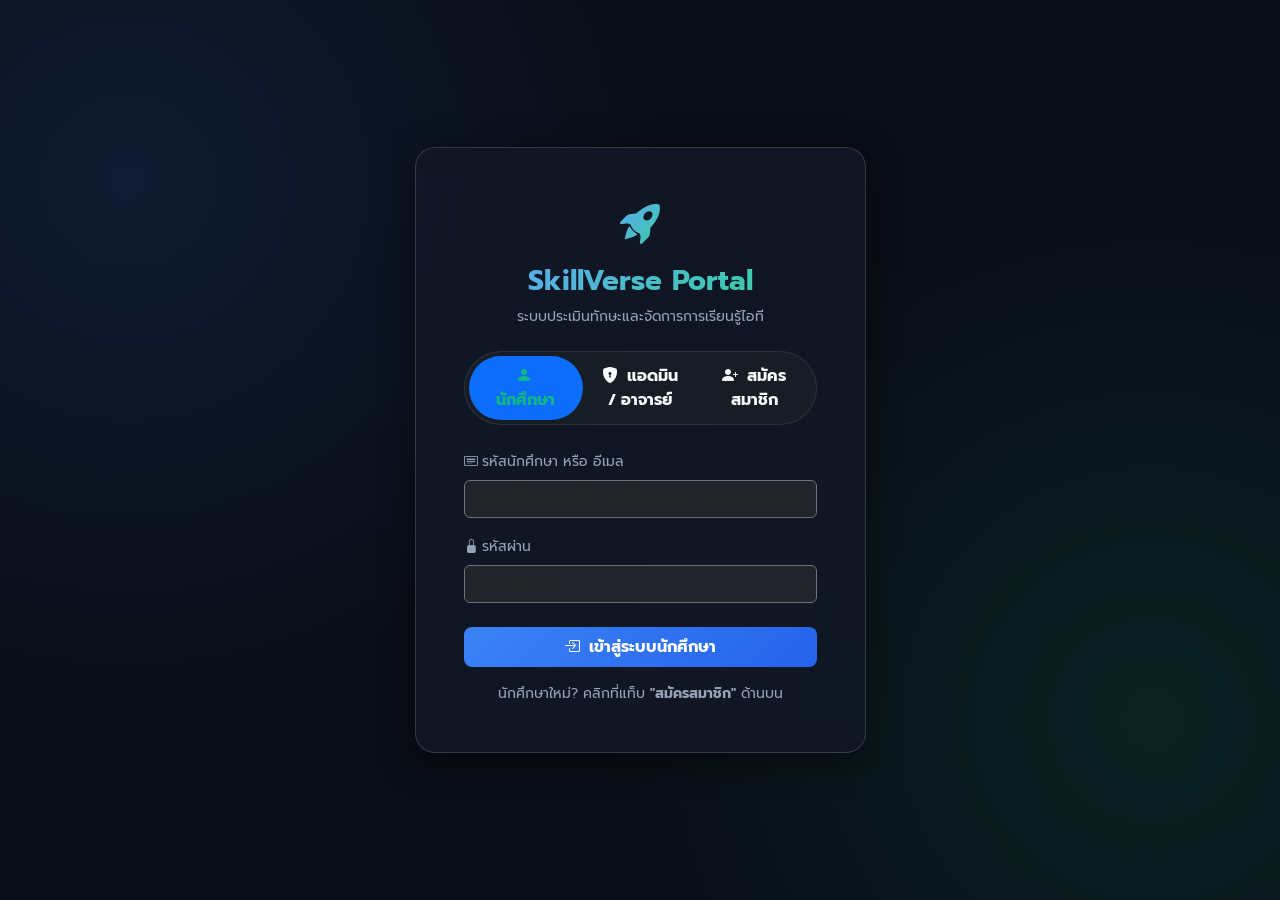
<file: index.html>
<!DOCTYPE html>
<html lang="th">
<head>
    <meta charset="UTF-8">
    <meta name="viewport" content="width=device-width, initial-scale=1.0">
    <title>SkillVerse - Evaluator & Dashboard</title>
    <link href="https://cdn.jsdelivr.net/npm/bootstrap@5.3.2/dist/css/bootstrap.min.css" rel="stylesheet">
    <link rel="stylesheet" href="https://cdn.jsdelivr.net/npm/bootstrap-icons@1.11.1/font/bootstrap-icons.css">
    <link href="https://fonts.googleapis.com/css2?family=Prompt:wght@300;400;500;600;700&display=swap" rel="stylesheet">
    <link rel="stylesheet" href="css/style.css">
</head>
<body>

    <!-- Header Navigation -->
    <nav class="navbar navbar-expand-lg navbar-dark py-3 sticky-top glass-nav">
        <div class="container">
            <a class="navbar-brand fs-3" href="index.html">
                <i class="bi bi-rocket-takeoff-fill me-2 text-gradient"></i>SkillVerse
            </a>
            <div class="d-flex align-items-center gap-2">
                <button class="btn lang-btn" id="langToggleBtn" onclick="toggleLanguage()">🌐 EN</button>
                <button class="btn btn-outline-danger btn-sm rounded-pill px-3" onclick="logout()"><i class="bi bi-box-arrow-right me-1"></i><span data-i18n="logout">ออกจากระบบ</span></button>
            </div>
            <div class="collapse navbar-collapse" id="navbarNav">
                <ul class="navbar-nav ms-auto gap-3 align-items-lg-center">
                    <li class="nav-item"><a class="nav-link active" href="index.html" data-i18n="nav_eval">ประเมินทักษะ</a></li>
                    <li class="nav-item"><a class="nav-link" href="roadmap.html" data-i18n="nav_roadmap">แผนโรดแมป</a></li>
                    <li class="nav-item"><a class="nav-link" href="resources.html" data-i18n="nav_resources">คลังสื่อการเรียนรู้</a></li>
                    <li class="nav-item">
                        <a class="btn btn-sm btn-outline-purple rounded-pill px-3" style="border-color: #8b5cf6; color: #c4b5fd;" href="attitude.html">📊 Smart Attitude</a>
                    </li>
                    <li class="nav-item">
                        <a class="btn btn-sm btn-outline-success rounded-pill px-3" style="border-color: #10b981; color: #34d399;" href="game.html">🎮 มินิเกมฝึกทักษะ</a>
                    </li>
                    <li class="nav-item" id="adminNavItem" style="display:none;"><a class="nav-link text-warning fw-bold" href="admin.html" data-i18n="nav_admin">จัดการระบบ (Admin)</a></li>
                </ul>
            </div>
        </div>
    </nav>

    <!-- Main Content -->
    <div class="container py-5">
        
        <!-- User Profile Card -->
        <div class="glass-card p-4 mb-4">
            <div class="row align-items-center justify-content-between">
                <div class="col-md-8 d-flex align-items-center gap-3">
                    <div class="rounded-circle bg-primary bg-opacity-25 text-primary d-flex align-items-center justify-content-center fs-3" style="width: 60px; height: 60px;">
                        <i class="bi bi-mortarboard-fill"></i>
                    </div>
                    <div>
                        <div class="d-flex align-items-center gap-2">
                            <h4 class="fw-bold mb-0 text-white" id="displayProfileName">นายฐานฑัต บุตรนอก</h4>
                            <span class="badge bg-success bg-opacity-25 text-success border border-success border-opacity-25 px-2 py-1" id="displayProfileStatus">ประเมินเรียบร้อย</span>
                            <button class="btn btn-sm btn-outline-warning rounded-circle p-1 ms-1" style="width: 28px; height: 28px; line-height: 1;" onclick="openEditProfileModal()" title="แก้ไขข้อมูลส่วนตัว">
                                <i class="bi bi-pencil-fill small"></i>
                            </button>
                        </div>
                        <p class="text-sub small mb-0 mt-1">
                            รหัสนักศึกษา: <span id="displayProfileId">6840144204</span> • หมู่เรียน: <span id="displayProfileGroup">ค.6814</span> • รายวิชา: <span id="displayProfileSubject">การออกแบบและพัฒนาเว็บไซต์เบื้องต้น</span>
                        </p>
                    </div>
                </div>
                <div class="col-md-4 text-md-end mt-3 mt-md-0 d-flex gap-2 justify-content-md-end">
                    <button class="btn btn-sm rounded-pill px-3" style="border: 1px solid #8b5cf6; color: #c4b5fd; background: rgba(139, 92, 246, 0.15);" onclick="randomScores('positive')">
                        <i class="bi bi-magic me-1"></i> สุ่มคะแนนเชิงบวก
                    </button>
                    <button class="btn btn-sm btn-outline-light rounded-pill px-3" onclick="randomScores('normal')">
                        <i class="bi bi-shuffle me-1"></i> สุ่มคะแนนทั่วไป
                    </button>
                </div>
            </div>
        </div>

        <div class="row mb-4 text-center">
            <div class="col-lg-8 mx-auto">
                <h1 class="fw-bold display-5 mb-2 text-gradient" data-i18n="eval_title">ระบบประเมินดรรชนีความพร้อมสายอาชีพไอที</h1>
                <p class="text-sub" data-i18n="eval_subtitle">ประเมินทักษะของคุณ แล้วระบบจะเชื่อมโยงไปสู่คอร์สเรียนและโรดแมปที่เหมาะสมที่สุดให้อัตโนมัติ</p>
            </div>
        </div>

        <div class="row g-4">
            <!-- Left Panel -->
            <div class="col-lg-7">
                <div class="glass-card p-4">
                    <h4 class="fw-bold mb-3"><i class="bi bi-sliders me-2 text-primary"></i><span data-i18n="select_career_label">เลือกสายอาชีพและประเมินตนเอง</span></h4>
                    <select class="form-select bg-dark text-white border-secondary mb-3" id="careerSelect" onchange="switchCareer()">
                        <option value="frontend">🚀 Frontend Developer</option>
                        <option value="backend">⚙️ Backend Developer</option>
                        <option value="uiux">🎨 UI/UX Designer</option>
                    </select>

                    <div id="careerDescBox" class="text-sub small mb-4 p-3 rounded-3 bg-dark bg-opacity-50 border border-secondary border-opacity-25"></div>
                    <div id="skillsContainer"></div>
                </div>
            </div>

            <!-- Right Panel -->
            <div class="col-lg-5">
                <div class="glass-card p-4 h-100 d-flex flex-column justify-content-between">
                    <div>
                        <h4 class="fw-bold mb-3"><i class="bi bi-graph-up-arrow me-2 text-success"></i><span data-i18n="dashboard_title">แดชบอร์ดสรุปผล</span></h4>
                        
                        <div class="p-4 rounded-4 bg-dark bg-opacity-50 text-center mb-4 border border-secondary border-opacity-25">
                            <div class="text-sub small" data-i18n="score_label">READINESS SCORE</div>
                            <div class="display-3 fw-bold text-white my-2" id="totalScore">0%</div>
                            <div class="progress bg-secondary bg-opacity-25 mb-2" style="height: 10px;">
                                <div id="scoreBar" class="progress-bar bg-success" style="width: 0%"></div>
                            </div>
                            <div id="evaluationStatus" class="mt-2 text-sub small">กำลังประมวลผล...</div>
                        </div>

                        <!-- Achievement Badges -->
                        <div class="mb-4">
                            <h6 class="fw-bold text-sub mb-2"><i class="bi bi-award-fill me-1 text-warning"></i>สถานะสมรรถนะพิเศษ (Badges)</h6>
                            <div class="d-flex flex-wrap gap-2" id="badgeContainer"></div>
                        </div>

                        <h6 class="fw-bold text-sub mb-3" data-i18n="skill_breakdown">สรุปคะแนนทักษะย่อย</h6>
                        <ul class="list-group list-group-flush rounded-3" id="summaryList"></ul>
                    </div>

                    <div class="mt-4 d-grid gap-2">
                        <button class="btn btn-custom py-2" onclick="generateReportModal()">
                            <i class="bi bi-file-earmark-text-fill me-2"></i>สร้างรายงานสรุปและคำแนะนำเชิงลึก
                        </button>
                        <button class="btn btn-outline-info rounded-3 py-2" onclick="navigateToResources()">
                            <i class="bi bi-book-half me-2"></i><span data-i18n="btn_resources">ดูสื่อการเรียนรู้ที่แนะนำสำหรับสายงานนี้</span>
                        </button>
                    </div>
                </div>
            </div>
        </div>
    </div>

    <!-- Modal สำหรับแก้ไขข้อมูลส่วนตัว -->
    <div class="modal fade" id="editProfileModal" tabindex="-1" aria-hidden="true">
        <div class="modal-dialog modal-dialog-centered">
            <div class="modal-content glass-card text-white border-secondary">
                <div class="modal-header border-bottom border-secondary border-opacity-25">
                    <h5 class="modal-title fw-bold"><i class="bi bi-person-gear text-warning me-2"></i>แก้ไขข้อมูลส่วนตัว</h5>
                    <button type="button" class="btn-close btn-close-white" data-bs-dismiss="modal" aria-label="Close"></button>
                </div>
                <div class="modal-body">
                    <form id="quickEditForm" onsubmit="saveQuickProfile(event)">
                        <div class="mb-3">
                            <label class="form-label text-sub small">ชื่อ - นามสกุล</label>
                            <input type="text" class="form-control bg-dark text-white border-secondary" id="modalInputName" required>
                        </div>
                        <div class="mb-3">
                            <label class="form-label text-sub small">รหัสนักศึกษา</label>
                            <input type="text" class="form-control bg-dark text-white border-secondary" id="modalInputId" required>
                        </div>
                        <div class="mb-3">
                            <label class="form-label text-sub small"><i class="bi bi-envelope-fill me-1 text-info"></i>อีเมลนักศึกษา (สำหรับรับการแจ้งเตือนจากอาจารย์)</label>
                            <input type="email" class="form-control bg-dark text-white border-secondary" id="modalInputEmail" placeholder="เช่น student@gmail.com">
                        </div>
                        <div class="mb-3">
                            <label class="form-label text-sub small">หมู่เรียน</label>
                            <input type="text" class="form-control bg-dark text-white border-secondary" id="modalInputGroup" required>
                        </div>
                        <div class="mb-3">
                            <label class="form-label text-sub small">รายวิชา</label>
                            <input type="text" class="form-control bg-dark text-white border-secondary" id="modalInputSubject" value="การออกแบบและพัฒนาเว็บไซต์เบื้องต้น" readonly>
                        </div>
                        <div class="d-flex justify-content-end gap-2 mt-4">
                            <button type="button" class="btn btn-secondary rounded-pill px-4" data-bs-dismiss="modal">ยกเลิก</button>
                            <button type="submit" class="btn btn-custom rounded-pill px-4">บันทึกข้อมูล</button>
                        </div>
                    </form>
                </div>
            </div>
        </div>
    </div>

    <!-- Modal for Detailed Report -->
    <div class="modal fade" id="reportModal" tabindex="-1" aria-hidden="true">
        <div class="modal-dialog modal-dialog-centered modal-lg">
            <div class="modal-content glass-card text-white border-secondary">
                <div class="modal-header border-bottom border-secondary border-opacity-25">
                    <h5 class="modal-title fw-bold"><i class="bi bi-clipboard-data-fill text-primary me-2"></i>รายงานวิเคราะห์เส้นทางสายอาชีพ (SkillVerse Report)</h5>
                    <button type="button" class="btn-close btn-close-white" data-bs-dismiss="modal" aria-label="Close"></button>
                </div>
                <div class="modal-body" id="modalReportContent"></div>
                <div class="modal-footer border-top border-secondary border-opacity-25">
                    <button type="button" class="btn btn-secondary rounded-pill px-4" data-bs-dismiss="modal">ปิดหน้าต่าง</button>
                    <button type="button" class="btn btn-custom rounded-pill px-4" onclick="window.print()"><i class="bi bi-printer-fill me-2"></i>พิมพ์รายงาน</button>
                </div>
            </div>
        </div>
    </div>

    <script src="https://cdn.jsdelivr.net/npm/bootstrap@5.3.2/dist/js/bootstrap.bundle.min.js"></script>
    <script src="js/i18n.js"></script>
    <script src="js/app.js"></script>
</body>
</html>
</file>
<file: css/style.css>
:root {
    --bg-color: #090d16 !important;
    --card-bg: rgba(18, 24, 38, 0.85) !important;
    --border-color: rgba(255, 255, 255, 0.15) !important;
    --accent-blue: #3b82f6;
    --accent-teal: #10b981;
    --accent-purple: #8b5cf6;
    --text-main: #f8fafc !important;
    --text-sub: #94a3b8 !important;
}

html, body {
    background-color: var(--bg-color) !important;
    color: var(--text-main) !important;
    font-family: 'Prompt', sans-serif;
    min-height: 100vh;
    margin: 0;
    padding: 0;
}

body {
    background-image: 
        radial-gradient(circle at 10% 20%, rgba(59, 130, 246, 0.12) 0%, transparent 40%),
        radial-gradient(circle at 90% 80%, rgba(16, 185, 129, 0.12) 0%, transparent 40%) !important;
}

/* Glassmorphic Navigation Bar */
.glass-nav {
    background: rgba(9, 13, 22, 0.9) !important;
    backdrop-filter: blur(16px);
    -webkit-backdrop-filter: blur(16px);
    border-bottom: 1px solid var(--border-color);
}

.nav-link {
    color: var(--text-sub) !important;
    transition: color 0.3s ease;
    font-weight: 500;
}

.nav-link:hover, .nav-link.active {
    color: var(--accent-teal) !important;
}

/* Glass Card */
.glass-card {
    background: var(--card-bg) !important;
    backdrop-filter: blur(16px);
    -webkit-backdrop-filter: blur(16px);
    border: 1px solid var(--border-color) !important;
    border-radius: 20px;
    box-shadow: 0 8px 32px 0 rgba(0, 0, 0, 0.5);
    color: var(--text-main) !important;
    transition: transform 0.3s ease, box-shadow 0.3s ease;
}

.text-gradient {
    background: linear-gradient(135deg, #60a5fa, #34d399);
    -webkit-background-clip: text;
    background-clip: text;
    -webkit-text-fill-color: transparent;
}

.btn-custom {
    background: linear-gradient(135deg, var(--accent-blue), #2563eb);
    color: white !important;
    border: none;
    border-radius: 12px;
    padding: 10px 20px;
    font-weight: 500;
    transition: all 0.3s ease;
}

.btn-custom:hover {
    background: linear-gradient(135deg, #2563eb, #1d4ed8);
    box-shadow: 0 6px 20px rgba(59, 130, 246, 0.5);
}

.skill-badge {
    font-size: 0.75rem;
    padding: 4px 10px;
    border-radius: 20px;
    background: rgba(59, 130, 246, 0.2);
    color: #60a5fa;
    border: 1px solid rgba(59, 130, 246, 0.4);
}

.lang-btn {
    background: rgba(59, 130, 246, 0.15);
    color: #60a5fa !important;
    border: 1px solid rgba(59, 130, 246, 0.3);
    border-radius: 20px;
    padding: 6px 16px;
    font-size: 0.85rem;
    font-weight: 600;
    transition: all 0.3s ease;
}

.lang-btn:hover {
    background: rgba(59, 130, 246, 0.3);
    color: white !important;
}

.timeline-step {
    border-left: 2px solid var(--accent-blue);
    padding-left: 20px;
    position: relative;
    margin-bottom: 30px;
}
.timeline-step::before {
    content: '';
    position: absolute;
    left: -9px;
    top: 0;
    width: 16px;
    height: 16px;
    border-radius: 50%;
    background: var(--accent-teal);
}

h1, h2, h3, h4, h5, h6, .text-white {
    color: #f8fafc !important;
}

.text-sub {
    color: #94a3b8 !important;
}
</file>
